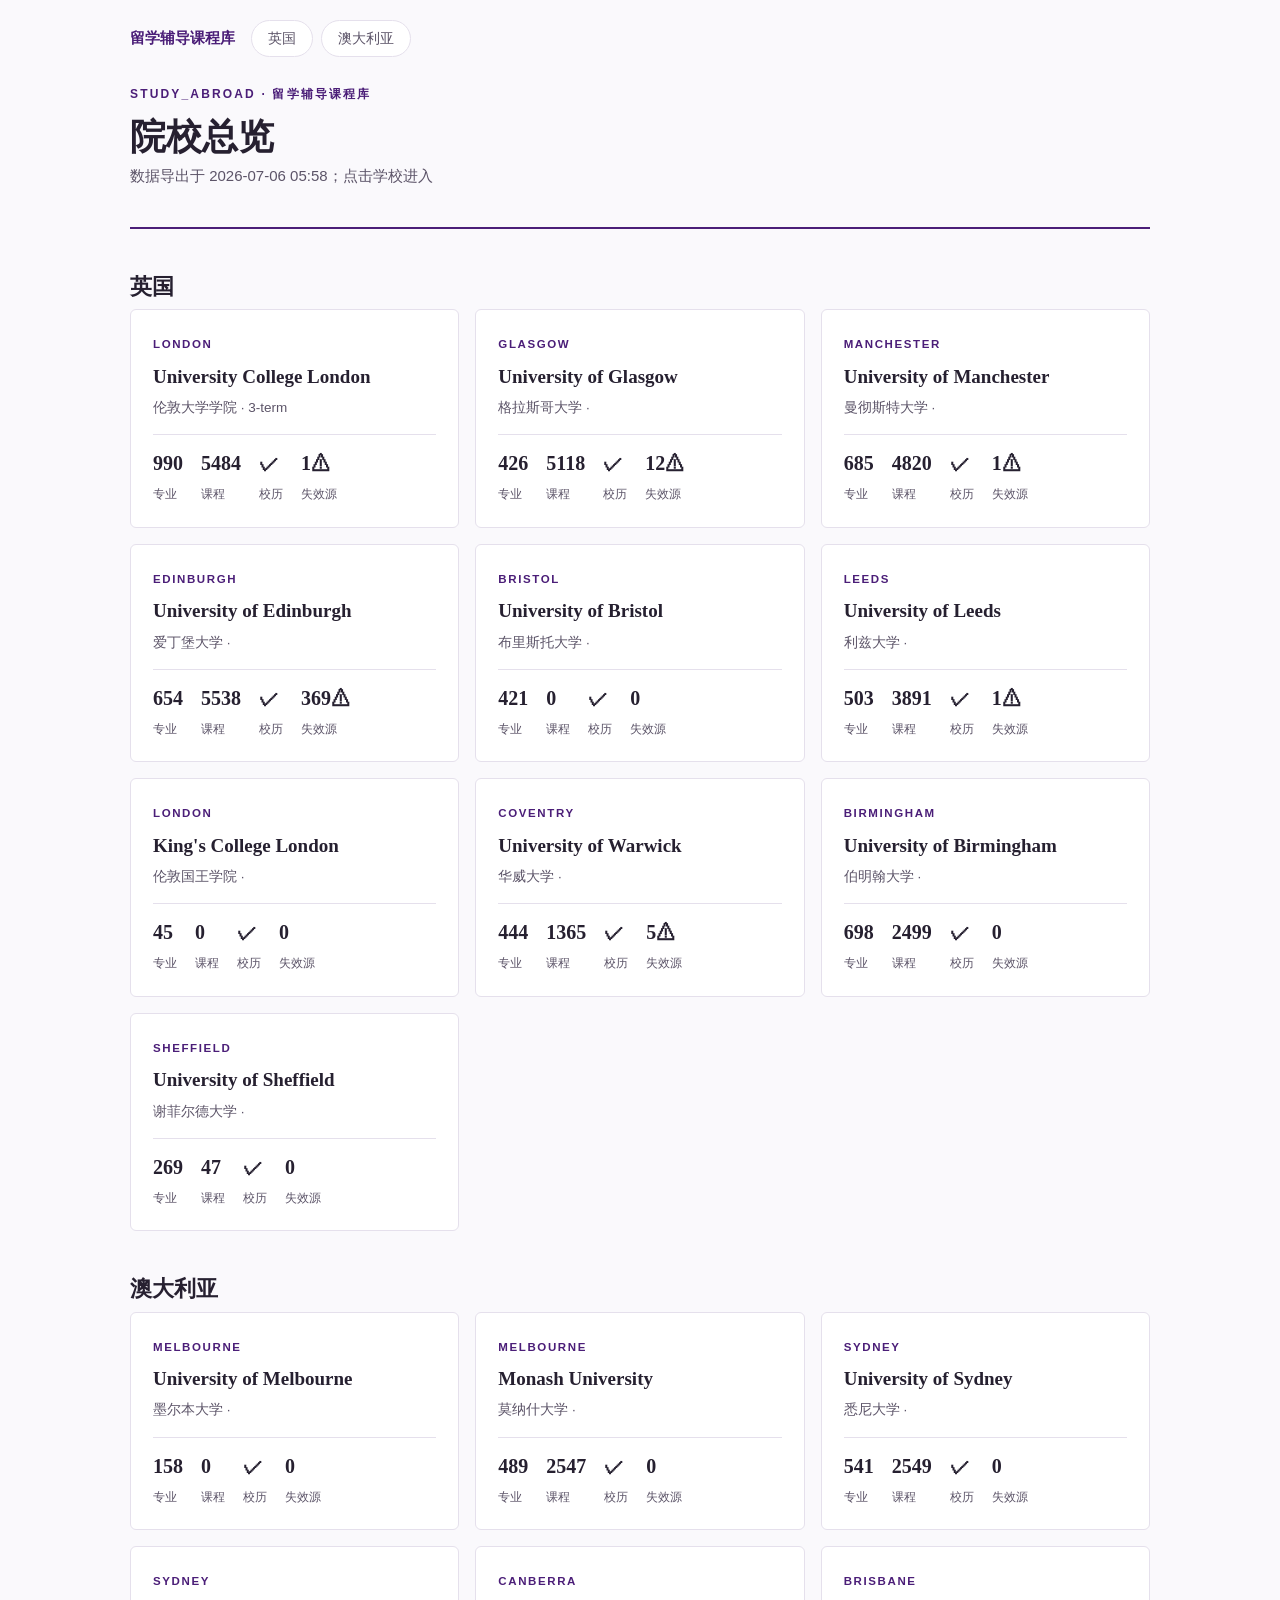
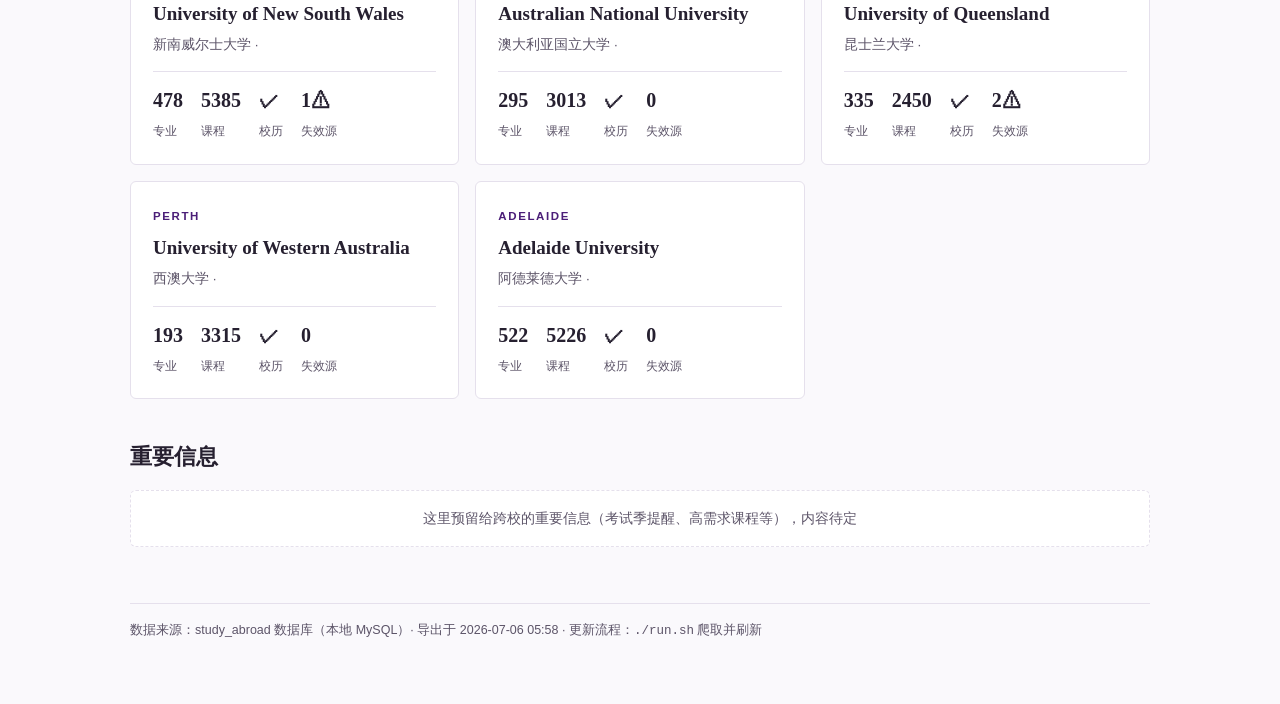
<file: web/index.html>
<!DOCTYPE html>
<html lang="zh-CN">
<head>
<meta charset="utf-8">
<meta name="viewport" content="width=device-width, initial-scale=1">
<title>留学辅导课程库</title>
<link rel="stylesheet" href="css/app.css">
</head>
<body>
<div class="wrap">
  <nav class="top" id="nav"></nav>
  <main id="app"><p class="empty">加载中…（若一直显示，请运行 <code>./web/start.sh</code>）</p></main>
  <footer id="foot"></footer>
</div>

<script src="data/index.js"></script>
<script src="js/ui.js"></script>
<script src="js/views/_shared.js"></script>
<script src="js/views/calendar.js"></script>
<script src="js/views/overview.js"></script>
<script src="js/views/university.js"></script>
<script src="js/views/faculty.js"></script>
<script src="js/views/program.js"></script>
<script src="js/views/module.js"></script>
<script src="js/app.js"></script>
</body>
</html>
</file>
<file: web/css/app.css>
/* ============================================================
   留学申请信息库 · 样式
   设计令牌沿用初版 index.html：深紫 + 宋体标题 + 卡片
   ============================================================ */
:root{
  --ink:#262030; --ink-soft:#5c5468; --paper:#faf9fc; --card:#ffffff;
  --accent:#4b1e78; --accent-soft:#efe9f6; --line:#e5e0ec;
  --ok:#1e6e46; --ok-soft:#e3f0e9;
  --warn:#a05a00; --warn-soft:#f6ecdd;
  --danger:#a12b23; --danger-soft:#f7e8e6;
  --past:#8b8494; --past-soft:#efedf2;
  --info:#1d5c8a; --info-soft:#e5eef5;
  --serif:"Songti SC","Noto Serif SC",Georgia,serif;
  --sans:"PingFang SC","Hiragino Sans GB","Microsoft YaHei",-apple-system,sans-serif;
  --mono:ui-monospace,Menlo,Consolas,monospace;
}
*{box-sizing:border-box}
body{background:var(--paper);color:var(--ink);font-family:var(--sans);
     line-height:1.65;margin:0;padding:0 24px 64px}
.wrap{max-width:1020px;margin:0 auto}
a{color:var(--accent)}
a:focus-visible,button:focus-visible{outline:2px solid var(--accent);outline-offset:2px}

/* ---- 顶部导航 ---- */
nav.top{display:flex;gap:8px;flex-wrap:wrap;align-items:center;padding-top:20px}
nav.top .brand{font-family:var(--serif);font-weight:600;font-size:15px;color:var(--accent);
  text-decoration:none;margin-right:8px}
nav.top a.tab{font-size:14px;padding:6px 16px;border-radius:99px;text-decoration:none;
  border:1px solid var(--line);background:var(--card);color:var(--ink-soft)}
nav.top a.tab.on{background:var(--accent);border-color:var(--accent);color:#fff;font-weight:600}

/* ---- 面包屑 ---- */
.crumbs{font-size:13px;color:var(--ink-soft);margin:18px 0 0}
.crumbs a{text-decoration:none}
.crumbs span{margin:0 6px;color:var(--line)}

/* ---- Hero ---- */
header.hero{padding:28px 0 24px;border-bottom:2px solid var(--accent)}
.eyebrow{font-size:12px;letter-spacing:.18em;text-transform:uppercase;color:var(--accent);font-weight:600}
h1{font-family:var(--serif);font-size:clamp(26px,4vw,36px);margin:.25em 0 .1em;
   text-wrap:balance;font-weight:600;line-height:1.3}
h1 .zh{font-weight:400;color:var(--ink-soft)}
.hero .sub{color:var(--ink-soft);margin:0 0 14px;font-size:15px}
.chips{display:flex;flex-wrap:wrap;gap:8px}
.chip{background:var(--accent-soft);color:var(--accent);border-radius:3px;
      padding:3px 10px;font-size:13px;font-weight:500}

/* ---- 章节 ---- */
section{margin-top:40px}
h2{font-family:var(--serif);font-size:22px;font-weight:600;margin:0 0 4px}
h3{font-family:var(--serif);font-size:17px;font-weight:600;margin:18px 0 8px}
.h2note{color:var(--ink-soft);font-size:13.5px;margin:0 0 16px}

/* ---- 可折叠板块（学校页次要信息） ---- */
details.fold{margin-top:28px;border:1px solid var(--line);border-radius:6px;
             background:var(--card);padding:0 18px}
details.fold summary{cursor:pointer;padding:14px 0;list-style:none;
                     display:flex;align-items:center;gap:10px;user-select:none}
details.fold summary::-webkit-details-marker{display:none}
details.fold summary::before{content:"▸";color:var(--accent);font-size:14px;
                             transition:transform .15s}
details.fold[open] summary::before{transform:rotate(90deg)}
details.fold summary h2{display:inline;font-size:18px;margin:0}
details.fold summary:focus-visible{outline:2px solid var(--accent);outline-offset:2px}
/* 专业/课程折叠段：数量徽章靠右，收起时一眼可见规模 */
.fold-count{margin-left:auto;font-size:12.5px;color:var(--ink-soft);
            background:var(--paper);border:1px solid var(--line);border-radius:999px;
            padding:2px 10px;white-space:nowrap}
details.foldsec[open] .fold-count{color:var(--accent);border-color:var(--accent)}
details.fold .fold-body{padding:0 0 18px}
@media (prefers-reduced-motion: reduce){details.fold summary::before{transition:none}}

/* ---- 概览页：学校卡片 ---- */
.uni-grid{display:grid;grid-template-columns:repeat(auto-fill,minmax(300px,1fr));gap:16px}
.uni-card{background:var(--card);border:1px solid var(--line);border-radius:6px;
  padding:20px 22px;text-decoration:none;color:inherit;display:block}
.uni-card:hover{border-color:var(--accent)}
.uni-card .country{font-size:11.5px;letter-spacing:.14em;text-transform:uppercase;
  color:var(--accent);font-weight:700}
.uni-card h3{margin:4px 0 2px;font-size:19px}
.uni-card .zh{color:var(--ink-soft);font-size:13.5px}
.uni-card .nums{display:flex;gap:18px;margin-top:14px;padding-top:12px;border-top:1px solid var(--line)}
.uni-card .nums b{display:block;font-family:var(--serif);font-size:20px;
  font-variant-numeric:tabular-nums}
.uni-card .nums span{font-size:12px;color:var(--ink-soft)}

/* ---- 状态标签 ---- */
.tag{font-size:12px;font-weight:600;padding:2px 9px;border-radius:99px;white-space:nowrap}
.tag.past{background:var(--past-soft);color:var(--past)}
.tag.open{background:var(--ok-soft);color:var(--ok)}
.tag.soon{background:var(--warn-soft);color:var(--warn)}
.tag.dead{background:var(--danger-soft);color:var(--danger)}
.tag.info{background:var(--info-soft);color:var(--info)}

/* ---- 截止日期列表 ---- */
.dl-list{display:flex;flex-direction:column;gap:10px}
.dl{display:grid;grid-template-columns:150px 1fr auto;gap:14px;align-items:baseline;
    background:var(--card);border:1px solid var(--line);border-left:4px solid var(--accent);
    padding:12px 16px;border-radius:4px}
.dl.past{border-left-color:var(--past);color:var(--past)}
.dl.past .dl-date,.dl.past .dl-what small{color:var(--past)}
.dl-date{font-family:var(--serif);font-size:17px;font-weight:600;
         font-variant-numeric:tabular-nums;color:var(--accent);white-space:nowrap}
.dl-what{font-size:14.5px}
.dl-what a{text-decoration:none}
.dl-what small{display:block;color:var(--ink-soft);font-size:12.5px}

/* ---- 筛选栏 ---- */
.filterbar{display:flex;gap:10px;align-items:center;flex-wrap:wrap;margin:0 0 14px}
.seg{display:inline-flex;border:1px solid var(--line);border-radius:8px;overflow:hidden;background:var(--card)}
.seg button{border:0;background:none;padding:7px 14px;font:inherit;font-size:13px;
  cursor:pointer;color:var(--ink-soft)}
.seg button.on{background:var(--accent);color:#fff}
.filterbar input[type=search],.filterbar select{
  border:1px solid var(--line);border-radius:8px;padding:8px 12px;font:inherit;
  font-size:13.5px;background:var(--card);color:var(--ink)}
.filterbar input[type=search]{flex:1;min-width:170px}
.filterbar .count{font-size:12.5px;color:var(--ink-soft);font-variant-numeric:tabular-nums}

/* ---- 专业列表表格 ---- */
.scroll{overflow-x:auto}
table{border-collapse:collapse;width:100%;font-size:14px;background:var(--card)}
th,td{border:1px solid var(--line);padding:8px 12px;text-align:left;vertical-align:top}
th{background:var(--accent-soft);color:var(--accent);font-size:12.5px;
   letter-spacing:.05em;font-weight:600;white-space:nowrap}
td.num,td.date{font-variant-numeric:tabular-nums;white-space:nowrap;
  font-family:var(--serif);font-weight:600}
tr.click{cursor:pointer}
tr.click:hover td{background:var(--accent-soft)}
td .sub{display:block;font-size:12px;color:var(--ink-soft);font-weight:400;font-family:var(--sans)}

.etype{font-size:11.5px;font-weight:600;padding:1px 8px;border-radius:99px;white-space:nowrap}
.etype.teach{background:var(--accent-soft);color:var(--accent)}
.etype.rest{background:var(--warn-soft);color:var(--warn)}
.etype.exam{background:var(--danger-soft);color:var(--danger)}

/* ---- 详情页两栏 ---- */
.detail-grid{display:grid;grid-template-columns:300px 1fr;gap:28px;margin-top:24px}
@media(max-width:760px){.detail-grid{grid-template-columns:1fr}}
.facts{display:flex;flex-direction:column;gap:4px}
.facts .card{background:var(--card);border:1px solid var(--line);border-radius:6px;
  padding:16px 18px;margin-bottom:10px}
.kv{margin:0;font-size:14px}
.kv dt{font-weight:600;font-size:12.5px;color:var(--ink-soft);margin-top:10px}
.kv dt:first-child{margin-top:0}
.kv dd{margin:1px 0 0}
.fee-big{font-family:var(--serif);font-size:22px;font-weight:600;font-variant-numeric:tabular-nums}
.ielts{display:inline-block;background:var(--accent-soft);color:var(--accent);
       border-radius:3px;padding:1px 8px;font-weight:600;font-size:13px}
.warnbox{background:var(--warn-soft);color:var(--warn);border-radius:6px;
  padding:10px 12px;font-size:13px;margin-bottom:10px}

/* ---- 模块 ---- */
.mcode{font-family:var(--mono);font-size:12px;color:var(--accent)}
.assbar{display:inline-flex;height:8px;width:88px;border-radius:4px;overflow:hidden;
  vertical-align:middle;background:var(--past-soft)}
.assbar i{display:block;height:100%}
.a-exam{background:var(--accent)}
.a-coursework{background:#1d5c8a}
.a-group{background:#9a86b8}
.a-other{background:#c9c4d6}
.asslabel{font-size:11.5px;color:var(--ink-soft);margin-left:6px;white-space:nowrap}
.legend{font-size:11.5px;color:var(--ink-soft);margin:4px 0 10px;display:flex;gap:14px;flex-wrap:wrap}
.legend i{display:inline-block;width:9px;height:9px;border-radius:2px;margin-right:4px;vertical-align:-1px}
/* 考核构成独立模块：全宽权重条 + 明细表 */
.assbar.big{display:flex;height:16px;width:100%;max-width:520px;border-radius:5px;margin:2px 0 6px}
.asstable{width:100%;max-width:520px;border-collapse:collapse;margin-top:8px;font-size:13px}
.asstable th,.asstable td{text-align:left;padding:6px 10px;border-bottom:1px solid var(--line)}
.asstable th{font-size:11.5px;color:var(--ink-soft);font-weight:600}
.asstable td.num{text-align:right;font-variant-numeric:tabular-nums;font-weight:600}
.atag{font-size:11px;padding:1px 8px;border-radius:10px;color:#fff}
.atag.a-other{color:var(--ink-soft);background:var(--past-soft)}

/* 模块详情页：大纲全文 */
.syllabus{background:var(--card);border:1px solid var(--line);border-radius:6px;
  padding:22px 26px;font-size:14.5px;white-space:pre-wrap;line-height:1.75;
  max-width:72ch}
.syllabus.empty{color:var(--ink-soft);font-style:normal}

/* 课程内容（module_contents）来源可信度 */
.content-item{background:var(--card);border:1px solid var(--line);border-radius:6px;
  padding:14px 18px;margin-bottom:10px}
.content-item .head{display:flex;gap:10px;align-items:baseline;flex-wrap:wrap}
.content-item .head b{font-size:14.5px}
.content-item .body{margin-top:6px;font-size:13.5px;white-space:pre-wrap}
.content-item .meta{margin-top:8px;font-size:12px;color:var(--ink-soft)}
.src{font-size:11.5px;font-weight:600;padding:1px 8px;border-radius:99px;white-space:nowrap}
.src.official_public{background:var(--ok-soft);color:var(--ok)}
.src.official_gated{background:var(--warn-soft);color:var(--warn)}
.src.student{background:var(--info-soft);color:var(--info)}
.src.agent,.src.manual_other{background:var(--past-soft);color:var(--past)}
.verified{color:var(--ok);font-size:12px;font-weight:600}
.unverified{color:var(--warn);font-size:12px}

/* ---- 政策 / 提示卡 ---- */
.policy{background:var(--card);border:1px solid var(--line);border-radius:6px;padding:20px 22px}
.policy .no{color:var(--danger);font-weight:700}
.policy .yes{color:var(--ok);font-weight:700}
.note{font-size:13px;color:var(--ink-soft);margin-top:10px;padding-top:10px;
  border-top:1px dashed var(--line)}
.empty{color:var(--ink-soft);font-size:14px;background:var(--card);
       border:1px dashed var(--line);border-radius:6px;padding:16px;text-align:center}

footer{margin-top:56px;padding-top:16px;border-top:1px solid var(--line);
       color:var(--ink-soft);font-size:12.5px}

@media (prefers-reduced-motion: no-preference){
  main{animation:fadein .12s ease-out}
  @keyframes fadein{from{opacity:.4}to{opacity:1}}
}

/* ---- 培养计划路线图 ---- */
details.planfold summary{gap:0}
.planfold summary .pvar{font-size:14px;font-weight:600;color:var(--ink)}
.planfold summary .pdf{margin-left:auto;font-size:11.5px;color:var(--accent);
  border:1px solid var(--line);border-radius:99px;padding:2px 10px;text-decoration:none}
.planfold summary .pdf:hover{border-color:var(--accent)}
.planroad{margin-top:6px;padding-bottom:6px}

/* 学年横带：左侧竖标签 + 右侧学期列 */
.pyear{display:flex;gap:12px;padding:14px 0;border-top:1px solid var(--line)}
.pyear:first-child{border-top:0}
.pyear-tag{flex:0 0 34px;writing-mode:vertical-rl;transform:rotate(180deg);
  text-align:center;font-family:var(--serif);font-weight:700;font-size:14px;
  color:#fff;background:var(--accent);border-radius:6px;padding:8px 0;letter-spacing:.08em}
.pterms{flex:1;display:grid;grid-template-columns:repeat(auto-fit,minmax(190px,1fr));gap:10px;min-width:0}

/* 学期列 */
.pterm{border:1px solid var(--line);border-radius:8px;background:var(--card);overflow:hidden}
.pterm-hd{display:flex;align-items:baseline;justify-content:space-between;
  padding:7px 11px;background:var(--accent-soft);font-size:12px;font-weight:700;color:var(--accent)}
.pterm-cr{font-size:10.5px;font-weight:600;color:var(--ink-soft);
  font-variant-numeric:tabular-nums;letter-spacing:.02em}

/* 单门课/活动 */
.pitem{padding:7px 11px;border-top:1px dashed var(--line)}
.pitem:first-of-type{border-top:0}
.pitem-main{display:flex;align-items:baseline;gap:7px;flex-wrap:wrap}
.pcode{font-family:var(--mono);font-size:11.5px;font-weight:700;color:var(--accent);
  text-decoration:none;background:var(--accent-soft);border-radius:4px;padding:1px 6px;white-space:nowrap}
a.pcode:hover{background:var(--accent);color:#fff}
.pcode.dead{color:var(--ink-soft);background:var(--past-soft)}
.pname{font-size:12.5px;line-height:1.4;flex:1;min-width:0}
.pcr{font-size:10.5px;color:var(--ink-soft);font-variant-numeric:tabular-nums;white-space:nowrap}
.pitem.activity{background:var(--paper)}
.pitem.activity .pname{color:var(--ink-soft);font-style:italic}
.ppre{display:block;margin-top:2px;font-size:11px;color:var(--info);padding-left:2px}
@media(max-width:760px){.pterms{grid-template-columns:1fr}}

/* 申请参考折叠栏：键值两列紧凑排列（不再独占左栏） */
.appkv{display:grid;grid-template-columns:auto 1fr;gap:6px 18px;margin:0;font-size:14px}
.appkv dt{font-weight:600;font-size:12.5px;color:var(--ink-soft);white-space:nowrap;margin:0;padding-top:2px}
.appkv dd{margin:0}
.appkv dd .sub{display:block;font-size:12px;color:var(--ink-soft)}
.planroad .pzh{color:var(--ink-soft);font-size:11px}
.planfold summary .pvar-en{font-size:11.5px;color:var(--ink-soft);font-weight:400}
</file>
